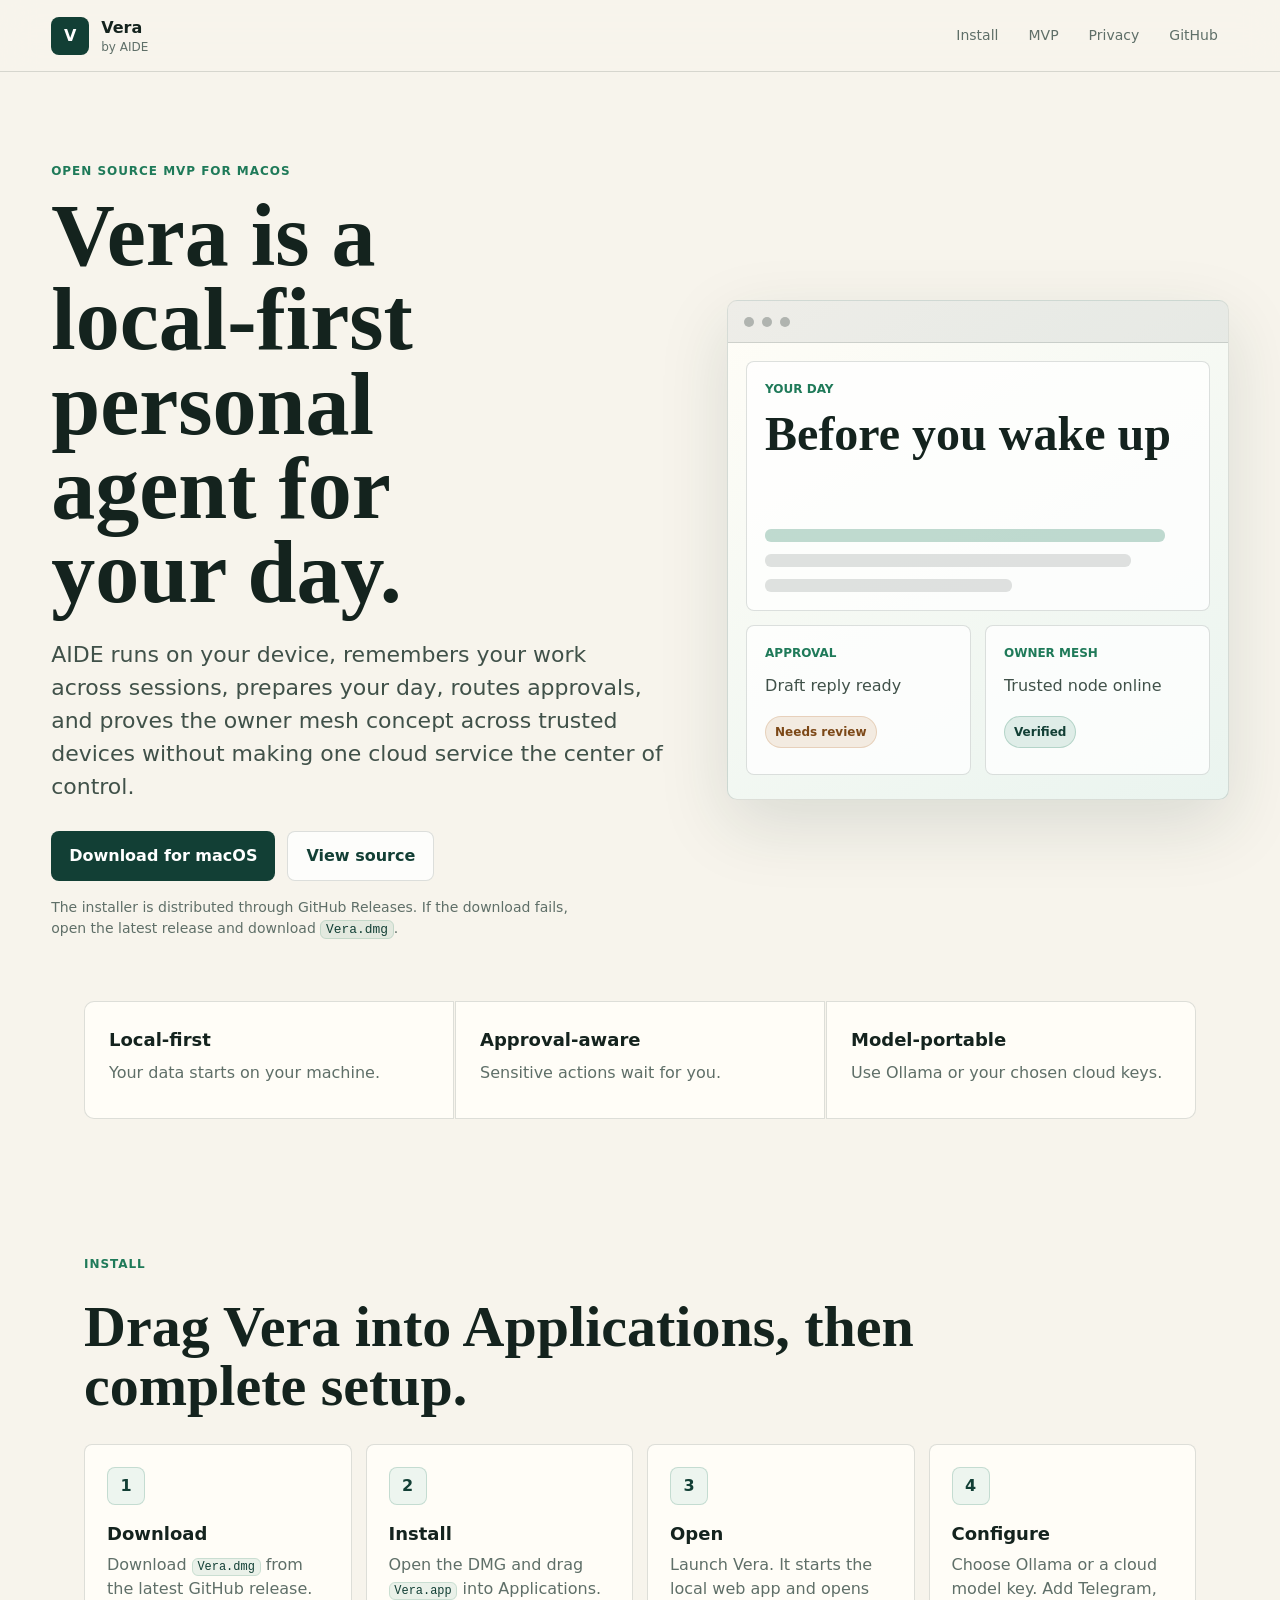
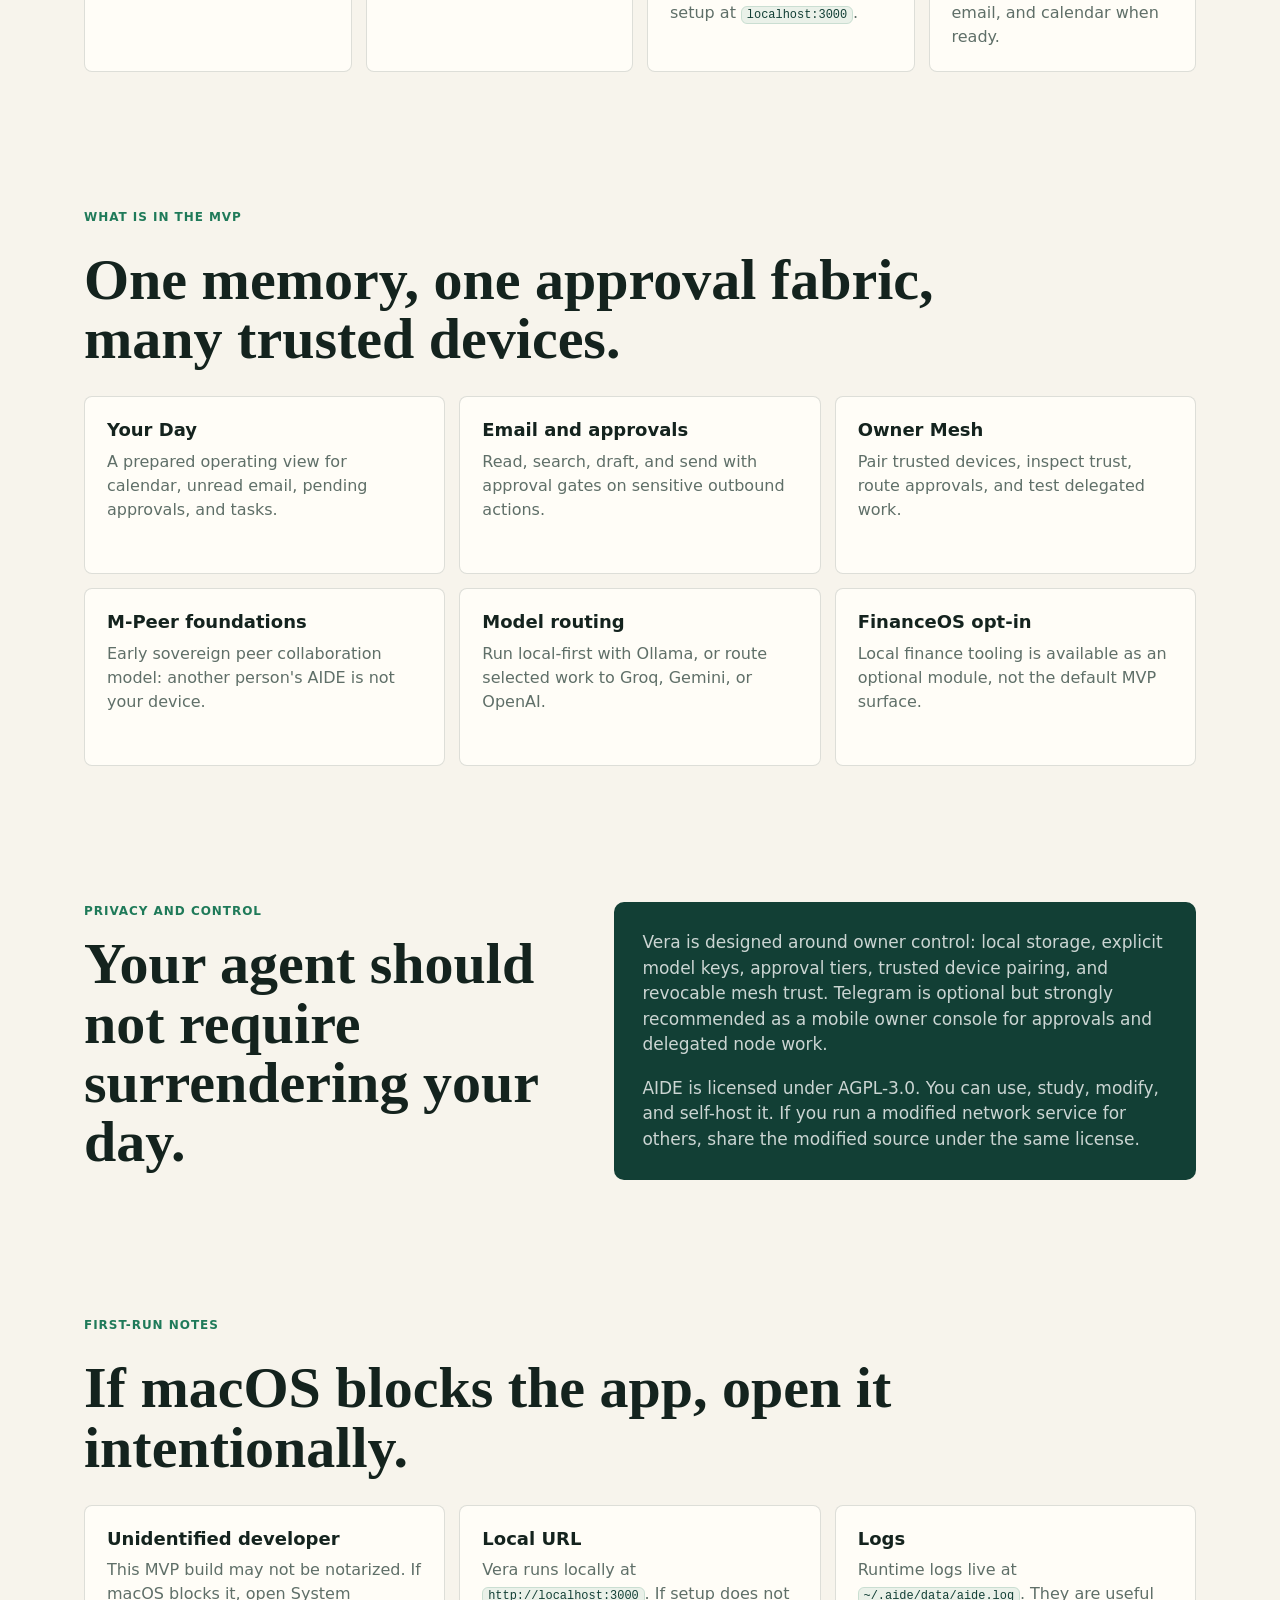
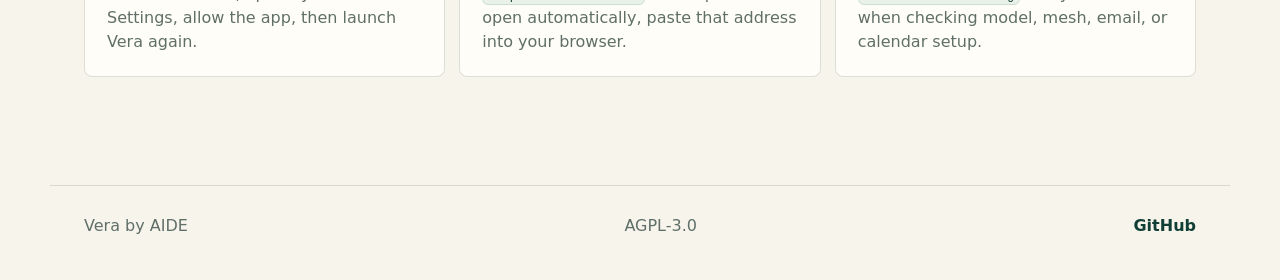
<file: docs/index.html>
<!doctype html>
<html lang="en">
<head>
  <meta charset="utf-8">
  <meta name="viewport" content="width=device-width, initial-scale=1">
  <title>Vera by AIDE - Local-first personal agent</title>
  <meta name="description" content="Download Vera by AIDE, a local-first personal agent operating layer for your day, memory, approvals, and trusted devices.">
  <meta property="og:title" content="Vera by AIDE">
  <meta property="og:description" content="A local-first personal agent operating layer for your day.">
  <meta property="og:type" content="website">
  <meta name="theme-color" content="#113f36">
  <link rel="stylesheet" href="styles.css">
</head>
<body>
  <header class="site-header">
    <a class="brand" href="#top" aria-label="Vera by AIDE home">
      <span class="brand-mark" aria-hidden="true">V</span>
      <span>
        <strong>Vera</strong>
        <small>by AIDE</small>
      </span>
    </a>
    <nav class="nav-links" aria-label="Primary navigation">
      <a href="#install">Install</a>
      <a href="#mvp">MVP</a>
      <a href="#privacy">Privacy</a>
      <a href="https://github.com/PrinceKeldon/aide-mvp-release">GitHub</a>
    </nav>
  </header>

  <main id="top">
    <section class="hero">
      <div class="hero-copy">
        <p class="eyebrow">Open source MVP for macOS</p>
        <h1>Vera is a local-first personal agent for your day.</h1>
        <p class="lede">
          AIDE runs on your device, remembers your work across sessions, prepares
          your day, routes approvals, and proves the owner mesh concept across
          trusted devices without making one cloud service the center of control.
        </p>
        <div class="hero-actions">
          <a class="button primary" href="https://github.com/PrinceKeldon/aide-mvp-release/releases/latest/download/Vera.dmg">
            Download for macOS
          </a>
          <a class="button secondary" href="https://github.com/PrinceKeldon/aide-mvp-release">
            View source
          </a>
        </div>
        <p class="release-note">
          The installer is distributed through GitHub Releases. If the download
          fails, open the latest release and download <code>Vera.dmg</code>.
        </p>
      </div>

      <div class="product-preview" aria-label="Vera product preview">
        <div class="window-bar">
          <span></span>
          <span></span>
          <span></span>
        </div>
        <div class="preview-grid">
          <div class="preview-panel large">
            <small>Your Day</small>
            <h2>Before you wake up</h2>
            <div class="agenda-line strong"></div>
            <div class="agenda-line"></div>
            <div class="agenda-line short"></div>
          </div>
          <div class="preview-panel">
            <small>Approval</small>
            <p>Draft reply ready</p>
            <span class="pill">Needs review</span>
          </div>
          <div class="preview-panel">
            <small>Owner Mesh</small>
            <p>Trusted node online</p>
            <span class="pill green">Verified</span>
          </div>
        </div>
      </div>
    </section>

    <section class="trust-strip" aria-label="Key product promises">
      <div>
        <strong>Local-first</strong>
        <span>Your data starts on your machine.</span>
      </div>
      <div>
        <strong>Approval-aware</strong>
        <span>Sensitive actions wait for you.</span>
      </div>
      <div>
        <strong>Model-portable</strong>
        <span>Use Ollama or your chosen cloud keys.</span>
      </div>
    </section>

    <section id="install" class="section">
      <div class="section-head">
        <p class="eyebrow">Install</p>
        <h2>Drag Vera into Applications, then complete setup.</h2>
      </div>
      <div class="steps">
        <article class="step">
          <span>1</span>
          <h3>Download</h3>
          <p>Download <code>Vera.dmg</code> from the latest GitHub release.</p>
        </article>
        <article class="step">
          <span>2</span>
          <h3>Install</h3>
          <p>Open the DMG and drag <code>Vera.app</code> into Applications.</p>
        </article>
        <article class="step">
          <span>3</span>
          <h3>Open</h3>
          <p>Launch Vera. It starts the local web app and opens setup at <code>localhost:3000</code>.</p>
        </article>
        <article class="step">
          <span>4</span>
          <h3>Configure</h3>
          <p>Choose Ollama or a cloud model key. Add Telegram, email, and calendar when ready.</p>
        </article>
      </div>
    </section>

    <section id="mvp" class="section feature-section">
      <div class="section-head">
        <p class="eyebrow">What is in the MVP</p>
        <h2>One memory, one approval fabric, many trusted devices.</h2>
      </div>
      <div class="feature-grid">
        <article>
          <h3>Your Day</h3>
          <p>A prepared operating view for calendar, unread email, pending approvals, and tasks.</p>
        </article>
        <article>
          <h3>Email and approvals</h3>
          <p>Read, search, draft, and send with approval gates on sensitive outbound actions.</p>
        </article>
        <article>
          <h3>Owner Mesh</h3>
          <p>Pair trusted devices, inspect trust, route approvals, and test delegated work.</p>
        </article>
        <article>
          <h3>M-Peer foundations</h3>
          <p>Early sovereign peer collaboration model: another person's AIDE is not your device.</p>
        </article>
        <article>
          <h3>Model routing</h3>
          <p>Run local-first with Ollama, or route selected work to Groq, Gemini, or OpenAI.</p>
        </article>
        <article>
          <h3>FinanceOS opt-in</h3>
          <p>Local finance tooling is available as an optional module, not the default MVP surface.</p>
        </article>
      </div>
    </section>

    <section id="privacy" class="section split">
      <div>
        <p class="eyebrow">Privacy and control</p>
        <h2>Your agent should not require surrendering your day.</h2>
      </div>
      <div class="copy-block">
        <p>
          Vera is designed around owner control: local storage, explicit model
          keys, approval tiers, trusted device pairing, and revocable mesh trust.
          Telegram is optional but strongly recommended as a mobile owner
          console for approvals and delegated node work.
        </p>
        <p>
          AIDE is licensed under AGPL-3.0. You can use, study, modify, and
          self-host it. If you run a modified network service for others, share
          the modified source under the same license.
        </p>
      </div>
    </section>

    <section class="section troubleshooting">
      <div class="section-head">
        <p class="eyebrow">First-run notes</p>
        <h2>If macOS blocks the app, open it intentionally.</h2>
      </div>
      <div class="note-grid">
        <article>
          <h3>Unidentified developer</h3>
          <p>
            This MVP build may not be notarized. If macOS blocks it, open
            System Settings, allow the app, then launch Vera again.
          </p>
        </article>
        <article>
          <h3>Local URL</h3>
          <p>
            Vera runs locally at <code>http://localhost:3000</code>. If setup
            does not open automatically, paste that address into your browser.
          </p>
        </article>
        <article>
          <h3>Logs</h3>
          <p>
            Runtime logs live at <code>~/.aide/data/aide.log</code>. They are
            useful when checking model, mesh, email, or calendar setup.
          </p>
        </article>
      </div>
    </section>
  </main>

  <footer class="site-footer">
    <span>Vera by AIDE</span>
    <span>AGPL-3.0</span>
    <a href="https://github.com/PrinceKeldon/aide-mvp-release">GitHub</a>
  </footer>
</body>
</html>
</file>
<file: docs/styles.css>
:root {
  color-scheme: light;
  --ink: #14231e;
  --muted: #5f6f68;
  --paper: #f7f4ec;
  --panel: #fffdf7;
  --panel-strong: #edf5ef;
  --line: rgba(20, 35, 30, 0.14);
  --green: #1f7a59;
  --green-dark: #123f35;
  --amber: #b46b24;
  --shadow: 0 24px 70px rgba(25, 54, 45, 0.13);
}

* {
  box-sizing: border-box;
}

html {
  scroll-behavior: smooth;
}

body {
  margin: 0;
  background: var(--paper);
  color: var(--ink);
  font-family: Inter, ui-sans-serif, system-ui, -apple-system, BlinkMacSystemFont, "Segoe UI", sans-serif;
  line-height: 1.5;
}

a {
  color: inherit;
}

code {
  background: rgba(31, 122, 89, 0.09);
  border: 1px solid rgba(31, 122, 89, 0.16);
  border-radius: 6px;
  color: var(--green-dark);
  font-size: 0.92em;
  padding: 0.08rem 0.3rem;
}

.site-header {
  align-items: center;
  background: rgba(247, 244, 236, 0.88);
  backdrop-filter: blur(18px);
  border-bottom: 1px solid var(--line);
  display: flex;
  justify-content: space-between;
  left: 0;
  min-height: 72px;
  padding: 14px clamp(18px, 4vw, 52px);
  position: sticky;
  right: 0;
  top: 0;
  z-index: 10;
}

.brand {
  align-items: center;
  display: inline-flex;
  gap: 12px;
  text-decoration: none;
}

.brand-mark {
  align-items: center;
  aspect-ratio: 1;
  background: var(--green-dark);
  border-radius: 8px;
  color: #fff;
  display: inline-flex;
  font-weight: 800;
  justify-content: center;
  width: 38px;
}

.brand strong,
.brand small {
  display: block;
}

.brand small {
  color: var(--muted);
  font-size: 12px;
  margin-top: -2px;
}

.nav-links {
  align-items: center;
  display: flex;
  gap: 8px;
}

.nav-links a {
  border: 1px solid transparent;
  border-radius: 8px;
  color: var(--muted);
  font-size: 14px;
  padding: 8px 10px;
  text-decoration: none;
}

.nav-links a:hover {
  background: rgba(255, 255, 255, 0.7);
  border-color: var(--line);
  color: var(--ink);
}

.hero {
  align-items: center;
  display: grid;
  gap: clamp(28px, 5vw, 64px);
  grid-template-columns: minmax(0, 1fr) minmax(320px, 0.82fr);
  min-height: calc(100vh - 72px);
  padding: clamp(48px, 7vw, 92px) clamp(18px, 4vw, 52px) 34px;
}

.hero-copy {
  max-width: 780px;
}

.eyebrow {
  color: var(--green);
  font-size: 12px;
  font-weight: 800;
  letter-spacing: 0.08em;
  margin: 0 0 14px;
  text-transform: uppercase;
}

h1,
h2,
h3,
p {
  margin-top: 0;
}

h1 {
  font-family: Georgia, "Times New Roman", serif;
  font-size: clamp(46px, 7vw, 88px);
  font-weight: 700;
  letter-spacing: 0;
  line-height: 0.96;
  margin-bottom: 22px;
  max-width: 10.6ch;
}

h2 {
  font-family: Georgia, "Times New Roman", serif;
  font-size: clamp(32px, 4.8vw, 58px);
  font-weight: 700;
  letter-spacing: 0;
  line-height: 1.02;
  margin-bottom: 0;
}

h3 {
  font-size: 18px;
  line-height: 1.25;
  margin-bottom: 8px;
}

.lede {
  color: #405149;
  font-size: clamp(18px, 2vw, 22px);
  max-width: 68ch;
}

.hero-actions {
  display: flex;
  flex-wrap: wrap;
  gap: 12px;
  margin-top: 28px;
}

.button {
  align-items: center;
  border-radius: 8px;
  display: inline-flex;
  font-weight: 800;
  justify-content: center;
  min-height: 48px;
  padding: 12px 18px;
  text-decoration: none;
}

.button.primary {
  background: var(--green-dark);
  color: #fff;
}

.button.secondary {
  background: rgba(255, 255, 255, 0.76);
  border: 1px solid var(--line);
  color: var(--green-dark);
}

.release-note {
  color: var(--muted);
  font-size: 14px;
  margin: 16px 0 0;
  max-width: 62ch;
}

.product-preview {
  background: linear-gradient(150deg, #fffdf7 0%, #eaf4ef 100%);
  border: 1px solid var(--line);
  border-radius: 10px;
  box-shadow: var(--shadow);
  min-height: 500px;
  overflow: hidden;
}

.window-bar {
  align-items: center;
  background: rgba(20, 35, 30, 0.07);
  border-bottom: 1px solid var(--line);
  display: flex;
  gap: 8px;
  height: 42px;
  padding: 0 16px;
}

.window-bar span {
  aspect-ratio: 1;
  background: rgba(20, 35, 30, 0.28);
  border-radius: 50%;
  width: 10px;
}

.preview-grid {
  display: grid;
  gap: 14px;
  grid-template-columns: 1fr 1fr;
  padding: 18px;
}

.preview-panel {
  background: rgba(255, 255, 255, 0.74);
  border: 1px solid var(--line);
  border-radius: 8px;
  min-height: 150px;
  padding: 18px;
}

.preview-panel.large {
  display: flex;
  flex-direction: column;
  grid-column: 1 / -1;
  min-height: 250px;
}

.preview-panel small {
  color: var(--green);
  display: block;
  font-size: 12px;
  font-weight: 800;
  margin-bottom: 12px;
  text-transform: uppercase;
}

.preview-panel h2 {
  font-size: clamp(30px, 4vw, 48px);
  margin-bottom: auto;
}

.preview-panel p {
  color: #405149;
  margin-bottom: 18px;
}

.agenda-line {
  background: rgba(20, 35, 30, 0.13);
  border-radius: 6px;
  height: 13px;
  margin-top: 12px;
  width: 86%;
}

.agenda-line.strong {
  background: rgba(31, 122, 89, 0.28);
  width: 94%;
}

.agenda-line.short {
  width: 58%;
}

.pill {
  background: rgba(180, 107, 36, 0.12);
  border: 1px solid rgba(180, 107, 36, 0.2);
  border-radius: 999px;
  color: #7c4817;
  display: inline-flex;
  font-size: 12px;
  font-weight: 800;
  padding: 6px 9px;
}

.pill.green {
  background: rgba(31, 122, 89, 0.12);
  border-color: rgba(31, 122, 89, 0.22);
  color: var(--green-dark);
}

.trust-strip,
.section {
  margin: 0 auto;
  max-width: 1180px;
  padding: 68px clamp(18px, 4vw, 34px);
}

.trust-strip {
  display: grid;
  gap: 1px;
  grid-template-columns: repeat(3, 1fr);
  padding-top: 28px;
}

.trust-strip div {
  background: var(--panel);
  border: 1px solid var(--line);
  min-height: 118px;
  padding: 24px;
}

.trust-strip div:first-child {
  border-radius: 10px 0 0 10px;
}

.trust-strip div:last-child {
  border-radius: 0 10px 10px 0;
}

.trust-strip strong,
.trust-strip span {
  display: block;
}

.trust-strip strong {
  font-size: 18px;
  margin-bottom: 8px;
}

.trust-strip span {
  color: var(--muted);
}

.section-head {
  display: grid;
  gap: 10px;
  margin-bottom: 28px;
  max-width: 860px;
}

.steps,
.feature-grid,
.note-grid {
  display: grid;
  gap: 14px;
}

.steps {
  grid-template-columns: repeat(4, 1fr);
}

.step,
.feature-grid article,
.note-grid article {
  background: var(--panel);
  border: 1px solid var(--line);
  border-radius: 8px;
  min-width: 0;
  padding: 22px;
}

.step span {
  align-items: center;
  aspect-ratio: 1;
  background: var(--panel-strong);
  border: 1px solid rgba(31, 122, 89, 0.2);
  border-radius: 8px;
  color: var(--green-dark);
  display: inline-flex;
  font-weight: 900;
  justify-content: center;
  margin-bottom: 18px;
  width: 38px;
}

.step p,
.feature-grid p,
.note-grid p,
.copy-block p {
  color: var(--muted);
  margin-bottom: 0;
}

.feature-grid {
  grid-template-columns: repeat(3, 1fr);
}

.feature-grid article {
  min-height: 178px;
}

.split {
  align-items: start;
  display: grid;
  gap: 36px;
  grid-template-columns: minmax(0, 0.85fr) minmax(0, 1fr);
}

.copy-block {
  background: var(--green-dark);
  border-radius: 10px;
  color: #fff;
  padding: 28px;
}

.copy-block p {
  color: rgba(255, 255, 255, 0.78);
  font-size: 17px;
}

.copy-block p + p {
  margin-top: 18px;
}

.note-grid {
  grid-template-columns: repeat(3, 1fr);
}

.site-footer {
  align-items: center;
  border-top: 1px solid var(--line);
  color: var(--muted);
  display: flex;
  flex-wrap: wrap;
  gap: 14px;
  justify-content: space-between;
  margin: 40px auto 0;
  max-width: 1180px;
  padding: 28px clamp(18px, 4vw, 34px) 42px;
}

.site-footer a {
  color: var(--green-dark);
  font-weight: 800;
  text-decoration: none;
}

@media (max-width: 920px) {
  .site-header {
    align-items: flex-start;
    flex-direction: column;
    gap: 12px;
    position: static;
  }

  .nav-links {
    flex-wrap: wrap;
  }

  .hero,
  .split {
    grid-template-columns: 1fr;
  }

  .hero {
    min-height: auto;
  }

  .product-preview {
    min-height: 420px;
  }

  .trust-strip,
  .steps,
  .feature-grid,
  .note-grid {
    grid-template-columns: 1fr;
  }

  .trust-strip div,
  .trust-strip div:first-child,
  .trust-strip div:last-child {
    border-radius: 8px;
  }
}

@media (max-width: 560px) {
  .hero {
    padding-top: 36px;
  }

  h1 {
    font-size: 42px;
    max-width: 11ch;
  }

  .button {
    width: 100%;
  }

  .preview-grid {
    grid-template-columns: 1fr;
  }

  .preview-panel.large {
    min-height: 220px;
  }

  .section {
    padding-bottom: 48px;
    padding-top: 48px;
  }
}
</file>
